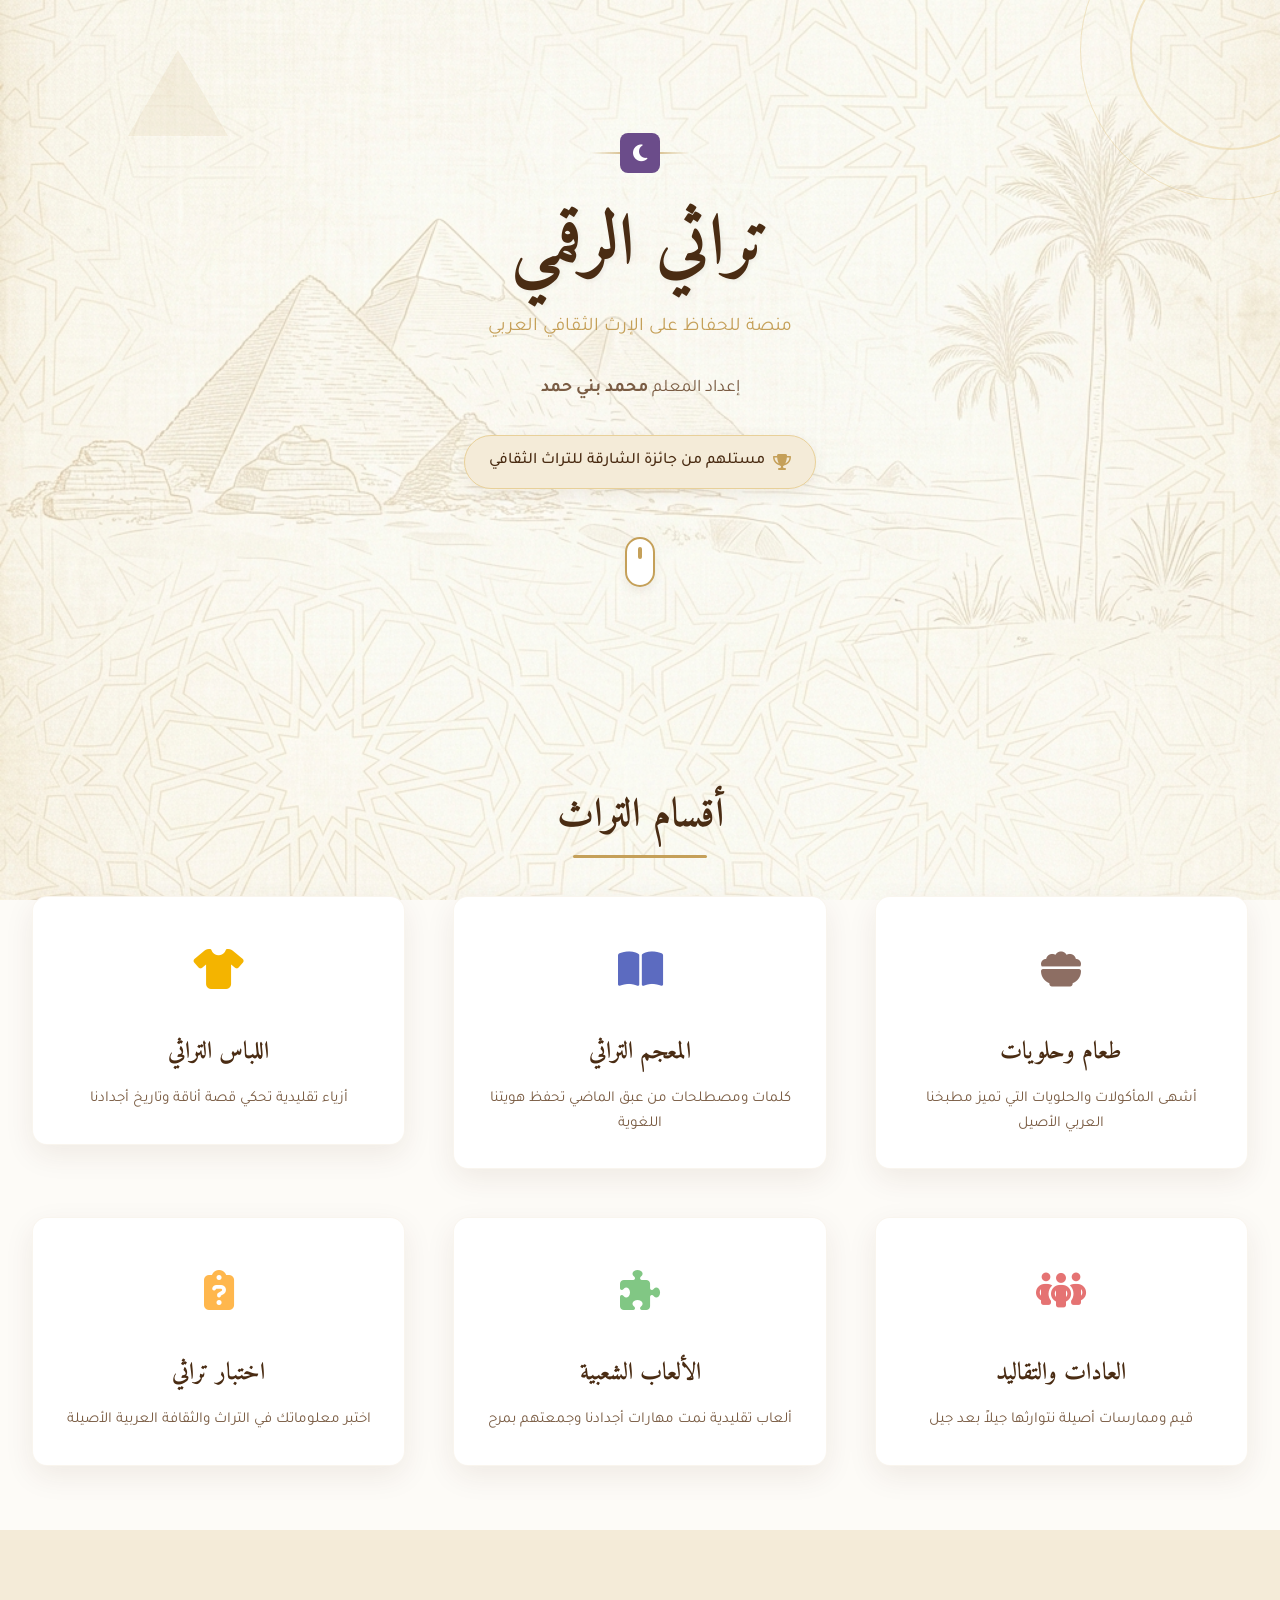
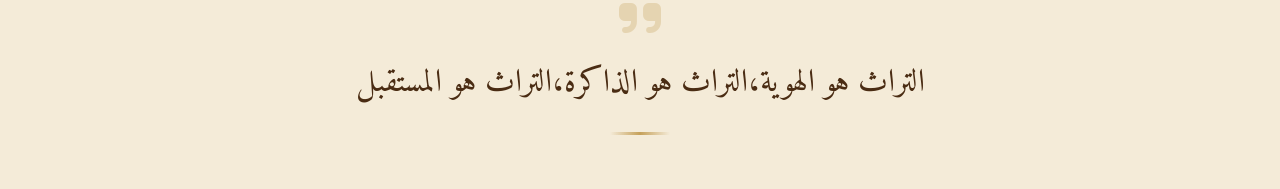
<file: index.html>
<!DOCTYPE html>
<html lang="ar" dir="rtl">

<head>
    <meta charset="UTF-8">
    <meta name="viewport" content="width=device-width, initial-scale=1.0">
    <title>تراثي الرقمي - الأصالة والمعاصرة</title>
    <!-- Google Fonts -->
    <link rel="preconnect" href="https://fonts.googleapis.com">
    <link rel="preconnect" href="https://fonts.gstatic.com" crossorigin>
    <link
        href="https://fonts.googleapis.com/css2?family=Amiri:ital,wght@0,400;0,700;1,400&family=Tajawal:wght@400;500;700&display=swap"
        rel="stylesheet">
    <!-- FontAwesome for Icons -->
    <link rel="stylesheet" href="https://cdnjs.cloudflare.com/ajax/libs/font-awesome/6.4.0/css/all.min.css">
    <link rel="stylesheet" href="style.css">
</head>

<body>
    <!-- Background Decor Elements -->
    <div class="decor-circle circle-1"></div>
    <div class="decor-circle circle-2"></div>
    <div class="decor-triangle"></div>

    <header class="hero-section">
        <div class="hero-icon">
            <i class="fa-solid fa-moon"></i>
        </div>
        <h1 class="main-title">تراثي الرقمي</h1>
        <p class="subtitle">منصة للحفاظ على الإرث الثقافي العربي</p>

        <div class="author-info">
            <p>إعداد المعلم <strong>محمد بني حمد</strong></p>
        </div>

        <div class="award-badge">
            <i class="fa-solid fa-trophy"></i>
            <span>مستلهم من جائزة الشارقة للتراث الثقافي</span>
        </div>

        <div class="scroll-indicator">
            <div class="scroll-line"></div>
        </div>
    </header>

    <main class="content-section">
        <h2 class="section-title">أقسام التراث</h2>

        <div class="categories-grid">
            <!-- Category 1 -->
            <a href="food.html" style="text-decoration: none; color: inherit;">
                <div class="category-card" data-category="food">
                    <div class="card-icon">
                        <i class="fa-solid fa-bowl-food"></i>
                    </div>
                    <h3 class="card-title">طعام وحلويات</h3>
                    <p class="card-desc">أشهى المأكولات والحلويات التي تميز مطبخنا العربي الأصيل</p>
                </div>
            </a>

            <!-- Category 2 -->
            <a href="lexicon.html" style="text-decoration: none; color: inherit;">
                <div class="category-card" data-category="lexicon">
                    <div class="card-icon">
                        <i class="fa-solid fa-book-open"></i>
                    </div>
                    <h3 class="card-title">المعجم التراثي</h3>
                    <p class="card-desc">كلمات ومصطلحات من عبق الماضي تحفظ هويتنا اللغوية</p>
                </div>
            </a>

            <!-- Category 3 -->
            <a href="clothing.html" style="text-decoration: none; color: inherit;">
                <div class="category-card" data-category="clothing">
                    <div class="card-icon">
                        <i class="fa-solid fa-shirt"></i>
                    </div>
                    <h3 class="card-title">اللباس التراثي</h3>
                    <p class="card-desc">أزياء تقليدية تحكي قصة أناقة وتاريخ أجدادنا</p>
                </div>
            </a>

            <!-- Category 4 -->
            <a href="customs.html" style="text-decoration: none; color: inherit;">
                <div class="category-card" data-category="customs">
                    <div class="card-icon">
                        <i class="fa-solid fa-people-group"></i>
                    </div>
                    <h3 class="card-title">العادات والتقاليد</h3>
                    <p class="card-desc">قيم وممارسات أصيلة نتوارثها جيلاً بعد جيل</p>
                </div>
            </a>

            <!-- Category 5 -->
            <a href="games.html" style="text-decoration: none; color: inherit;">
                <div class="category-card" data-category="games">
                    <div class="card-icon">
                        <i class="fa-solid fa-puzzle-piece"></i>
                    </div>
                    <h3 class="card-title">الألعاب الشعبية</h3>
                    <p class="card-desc">ألعاب تقليدية نمت مهارات أجدادنا وجمعتهم بمرح</p>
                </div>
            </a>

            <!-- Category 6 -->
            <a href="quiz.html" style="text-decoration: none; color: inherit;">
                <div class="category-card" data-category="quiz">
                    <div class="card-icon">
                        <i class="fa-solid fa-clipboard-question"></i>
                    </div>
                    <h3 class="card-title">اختبار تراثي</h3>
                    <p class="card-desc">اختبر معلوماتك في التراث والثقافة العربية الأصيلة</p>
                </div>
            </a>
        </div>
    </main>

    <section class="quote-section">
        <i class="fa-solid fa-quote-right quote-icon"></i>
        <blockquote class="main-quote">
            التراث هو الهوية،التراث هو الذاكرة،التراث هو المستقبل
        </blockquote>
    </section>



    <script src="script.js"></script>
</body>

</html>
</file>
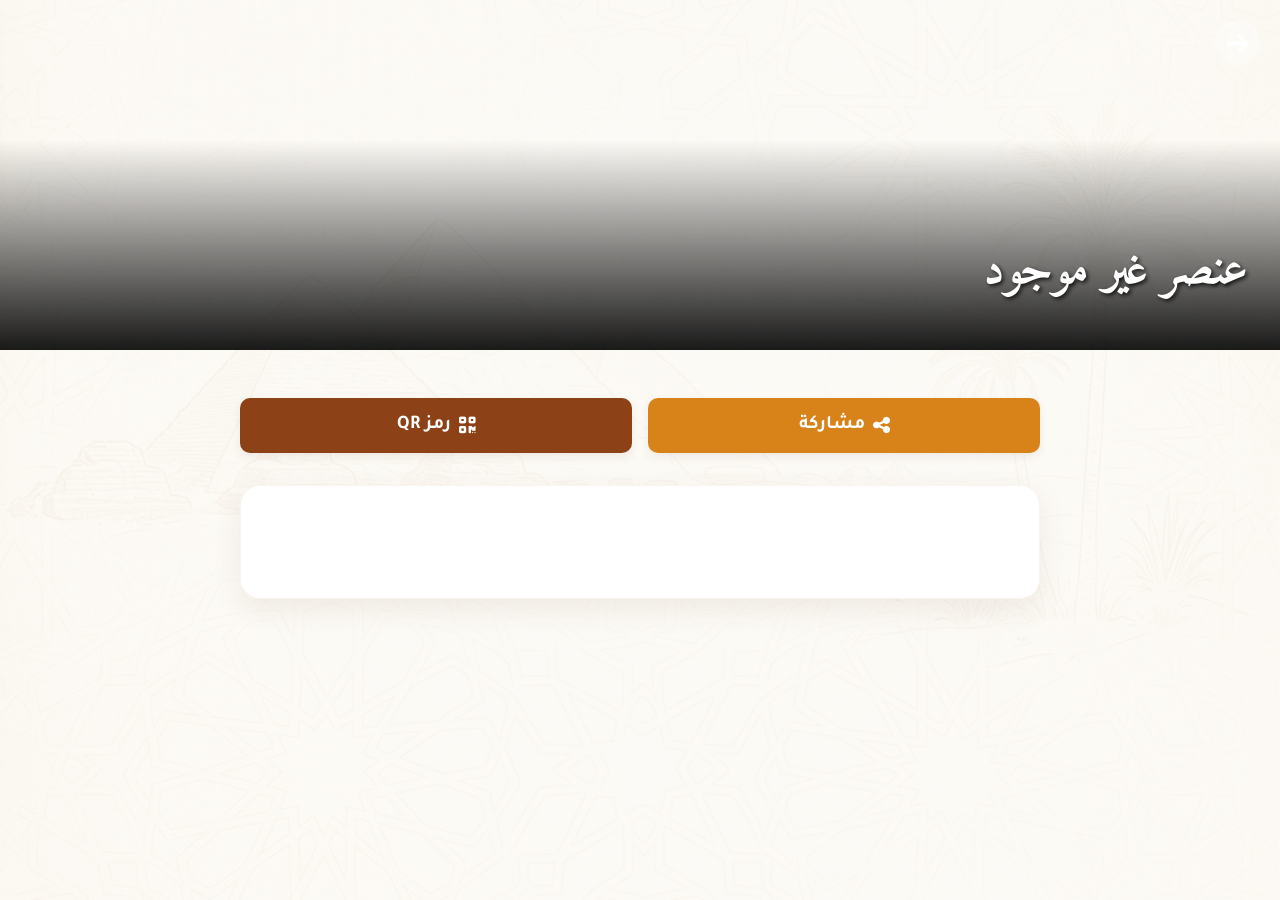
<file: item-detail.html>
<!DOCTYPE html>
<html lang="ar" dir="rtl">
<head>
    <meta charset="UTF-8">
    <meta name="viewport" content="width=device-width, initial-scale=1.0">
    <title>تفاصيل التراث - تراثي الرقمي</title>
    <!-- Google Fonts -->
    <link rel="preconnect" href="https://fonts.googleapis.com">
    <link rel="preconnect" href="https://fonts.gstatic.com" crossorigin>
    <link href="https://fonts.googleapis.com/css2?family=Amiri:ital,wght@0,400;0,700;1,400&family=Tajawal:wght@400;500;700&display=swap" rel="stylesheet">
    <!-- FontAwesome for Icons -->
    <link rel="stylesheet" href="https://cdnjs.cloudflare.com/ajax/libs/font-awesome/6.4.0/css/all.min.css">
    <link rel="stylesheet" href="style.css">
</head>
<body class="subpage">

    <!-- Header Section -->
    <header class="item-header" id="headerImage">
        <a href="index.html" class="back-btn" id="backBtn"><i class="fa-solid fa-arrow-right"></i></a>
        <div class="header-overlay"></div>
        <div class="header-content">
            <h1 class="item-main-title" id="itemTitle">جاري التحميل...</h1>
            <p class="item-main-subtitle" id="itemSubtitle"></p>
        </div>
    </header>

    <main class="content-section">
        
        <!-- Action Buttons -->
        <div class="action-buttons">
            <button class="action-btn share-btn">
                <i class="fa-solid fa-share-nodes"></i> مشاركة
            </button>
            <button class="action-btn qr-btn">
                <i class="fa-solid fa-qrcode"></i> رمز QR
            </button>
        </div>

        <!-- Details Card -->
        <div class="details-card">
            
            <!-- Section 1 (List) -->
            <div class="detail-section" id="section1Container">
                <h3 class="detail-title" id="section1Title"></h3>
                <ul class="detail-list" id="section1List"></ul>
            </div>

            <!-- Section 2 (Text) -->
            <div class="detail-section" id="section2Container">
                <h3 class="detail-title" id="section2Title"></h3>
                <p class="detail-text" id="section2Text"></p>
            </div>

            <!-- Section 3 (Text) -->
            <div class="detail-section" id="section3Container">
                <h3 class="detail-title" id="section3Title"></h3>
                <p class="detail-text" id="section3Text"></p>
            </div>

            <!-- Section 4 (Numbered List) -->
            <div class="detail-section" id="section4Container">
                <h3 class="detail-title" id="section4Title"></h3>
                <ol class="detail-list numbered" id="section4List"></ol>
            </div>

        </div>

    </main>

    <script src="data.js"></script>
    <script>
        document.addEventListener('DOMContentLoaded', () => {
            const urlParams = new URLSearchParams(window.location.search);
            const itemId = urlParams.get('id');

            if (itemId && heritageData[itemId]) {
                const data = heritageData[itemId];

                // Set Header
                document.getElementById('headerImage').style.backgroundImage = `url('${data.image}')`;
                document.getElementById('itemTitle').innerText = data.title;
                document.getElementById('itemSubtitle').innerText = data.subtitle;
                document.getElementById('backBtn').href = data.categoryUrl;
                document.title = `${data.title} - تراثي الرقمي`;

                // Set Section 1
                document.getElementById('section1Title').innerText = data.section1Title;
                const s1List = document.getElementById('section1List');
                data.section1Items.forEach(item => {
                    const li = document.createElement('li');
                    li.innerText = item;
                    s1List.appendChild(li);
                });

                // Set Section 2
                document.getElementById('section2Title').innerText = data.section2Title;
                document.getElementById('section2Text').innerText = data.section2Text;

                // Set Section 3
                document.getElementById('section3Title').innerText = data.section3Title;
                document.getElementById('section3Text').innerText = data.section3Text;

                // Set Section 4
                document.getElementById('section4Title').innerText = data.section4Title;
                const s4List = document.getElementById('section4List');
                data.section4Items.forEach(item => {
                    const li = document.createElement('li');
                    li.innerText = item;
                    s4List.appendChild(li);
                });

            } else {
                document.getElementById('itemTitle').innerText = "عنصر غير موجود";
            }
        });
    </script>
</body>
</html>
</file>
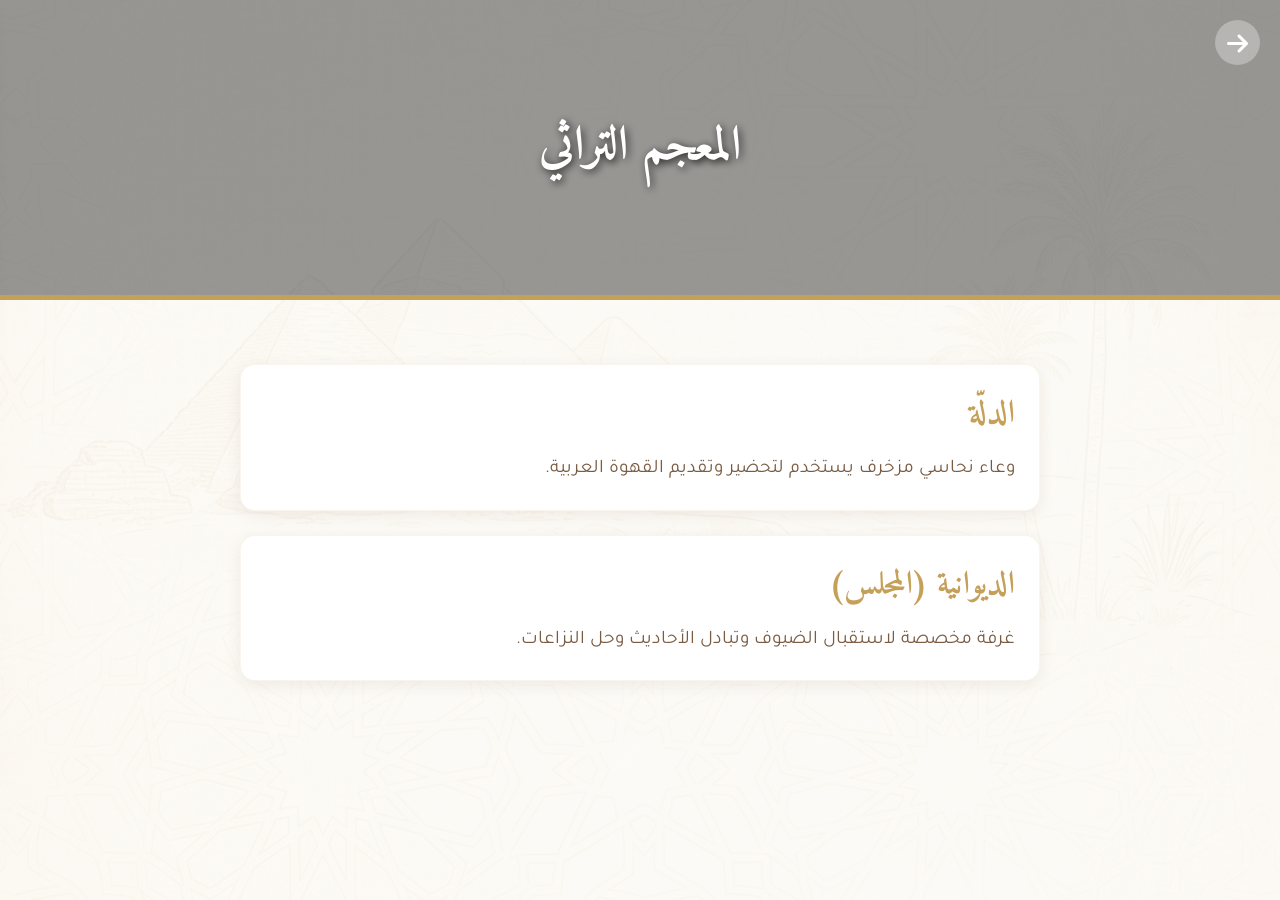
<file: lexicon.html>
<!DOCTYPE html>
<html lang="ar" dir="rtl">
<head>
    <meta charset="UTF-8">
    <meta name="viewport" content="width=device-width, initial-scale=1.0">
    <title>المعجم التراثي - تراثي الرقمي</title>
    <link href="https://fonts.googleapis.com/css2?family=Amiri:wght@400;700&family=Tajawal:wght@400;500;700&display=swap" rel="stylesheet">
    <link rel="stylesheet" href="https://cdnjs.cloudflare.com/ajax/libs/font-awesome/6.4.0/css/all.min.css">
    <link rel="stylesheet" href="style.css">
    <style>
        .category-header { background-image: linear-gradient(rgba(0, 0, 0, 0.4), rgba(0, 0, 0, 0.4)), url('https://upload.wikimedia.org/wikipedia/commons/thumb/5/52/Old_Arabic_manuscript.jpg/1200px-Old_Arabic_manuscript.jpg'); }
    </style>
</head>
<body class="subpage">
    <header class="category-header">
        <a href="index.html" class="back-btn"><i class="fa-solid fa-arrow-right"></i></a>
        <h1 class="category-title">المعجم التراثي</h1>
    </header>
    <main class="content-section">
        <div class="item-list">
            <a href="item-detail.html?id=dallah" style="text-decoration: none; color: inherit;">
                <div class="item-card">
                    <div class="item-content" style="width: 100%; text-align: right;">
                        <h3 class="item-title" style="color: var(--accent-gold); font-size: 2rem;">الدلّة</h3>
                        <p class="item-desc" style="font-size: 1.2rem; margin-top: 10px;">وعاء نحاسي مزخرف يستخدم لتحضير وتقديم القهوة العربية.</p>
                    </div>
                </div>
            </a>
            <div class="item-card">
                <div class="item-content" style="width: 100%; text-align: right;">
                    <h3 class="item-title" style="color: var(--accent-gold); font-size: 2rem;">الديوانية (المجلس)</h3>
                    <p class="item-desc" style="font-size: 1.2rem; margin-top: 10px;">غرفة مخصصة لاستقبال الضيوف وتبادل الأحاديث وحل النزاعات.</p>
                </div>
            </div>
        </div>
    </main>
</body>
</html>
</file>
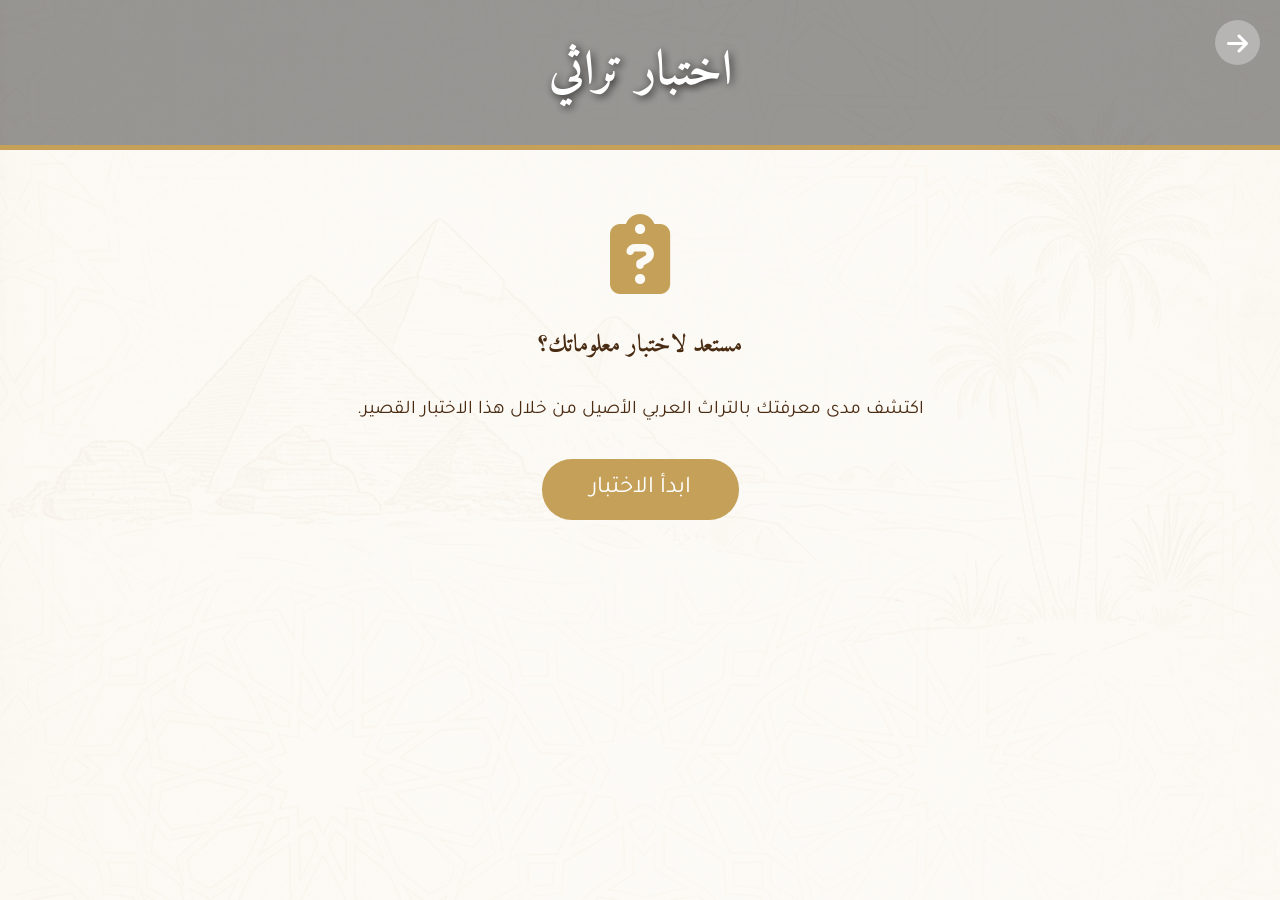
<file: quiz.html>
<!DOCTYPE html>
<html lang="ar" dir="rtl">
<head>
    <meta charset="UTF-8">
    <meta name="viewport" content="width=device-width, initial-scale=1.0">
    <title>اختبار تراثي - تراثي الرقمي</title>
    <link href="https://fonts.googleapis.com/css2?family=Amiri:wght@400;700&family=Tajawal:wght@400;500;700&display=swap" rel="stylesheet">
    <link rel="stylesheet" href="https://cdnjs.cloudflare.com/ajax/libs/font-awesome/6.4.0/css/all.min.css">
    <link rel="stylesheet" href="style.css">
</head>
<body class="subpage">
    <header class="category-header" style="height: 150px;">
        <a href="index.html" class="back-btn"><i class="fa-solid fa-arrow-right"></i></a>
        <h1 class="category-title">اختبار تراثي</h1>
    </header>
    <main class="content-section" style="text-align: center;">
        <i class="fa-solid fa-clipboard-question" style="font-size: 5rem; color: var(--accent-gold); margin-bottom: 2rem;"></i>
        <h2>مستعد لاختبار معلوماتك؟</h2>
        <p style="margin: 2rem 0; font-size: 1.2rem;">اكتشف مدى معرفتك بالتراث العربي الأصيل من خلال هذا الاختبار القصير.</p>
        <button style="background-color: var(--accent-gold); color: white; border: none; padding: 1rem 3rem; font-size: 1.5rem; border-radius: 30px; cursor: pointer; font-family: var(--font-body);">ابدأ الاختبار</button>
    </main>
</body>
</html>
</file>
<file: style.css>
/* CSS Variables for Heritage Theme */
:root {
    --bg-primary: #fdfbf7;
    --bg-secondary: #f4ebd8;
    --text-main: #4a2c13;
    --text-light: #7a5c43;
    --accent-gold: #c5a059;
    --accent-gold-light: #e8d099;
    --accent-purple: #6b4c8a;
    --footer-bg: #5c3a21;
    --card-bg: #ffffff;
    --shadow-light: rgba(74, 44, 19, 0.08);
    --shadow-hover: rgba(197, 160, 89, 0.3);

    --font-heading: 'Amiri', serif;
    --font-body: 'Tajawal', sans-serif;
}

/* Global Reset & Base Styles */
* {
    margin: 0;
    padding: 0;
    box-sizing: border-box;
}

body {
    font-family: var(--font-body);
    background-color: var(--bg-primary);
    color: var(--text-main);
    line-height: 1.6;
    overflow-x: hidden;
    position: relative;
}

body::before {
    content: '';
    position: fixed;
    top: 0;
    left: 0;
    width: 100%;
    height: 100%;
    background-image: url('pyramids_bg.png');
    background-size: cover;
    background-position: center;
    background-repeat: no-repeat;
    opacity: 1;
    /* Full opacity */
    z-index: -2;
    /* Keep it behind everything */
}

/* Decorative Background Elements */
.decor-circle {
    position: absolute;
    border-radius: 50%;
    border: 1px solid var(--accent-gold-light);
    opacity: 0.5;
    z-index: -1;
}

.circle-1 {
    width: 300px;
    height: 300px;
    top: -100px;
    right: -100px;
}

.circle-2 {
    width: 200px;
    height: 200px;
    top: -50px;
    right: -50px;
    border-width: 2px;
}

.decor-triangle {
    position: absolute;
    top: 50px;
    left: 10%;
    width: 0;
    height: 0;
    border-left: 50px solid transparent;
    border-right: 50px solid transparent;
    border-bottom: 86.6px solid rgba(197, 160, 89, 0.1);
    z-index: -1;
}

/* Typography */
h1,
h2,
h3 {
    font-family: var(--font-heading);
    color: var(--text-main);
}

/* Hero Section */
.hero-section {
    min-height: 80vh;
    display: flex;
    flex-direction: column;
    align-items: center;
    justify-content: center;
    text-align: center;
    padding: 2rem;
    position: relative;
}

.hero-icon {
    width: 40px;
    height: 40px;
    background-color: var(--accent-purple);
    color: white;
    border-radius: 8px;
    display: flex;
    align-items: center;
    justify-content: center;
    font-size: 1.2rem;
    margin-bottom: 1rem;
    position: relative;
}

.hero-icon::before {
    content: '';
    position: absolute;
    width: 100px;
    height: 2px;
    background: linear-gradient(90deg, transparent, var(--accent-gold), transparent);
    z-index: -1;
}

.main-title {
    font-size: 3.5rem;
    margin-bottom: 0.5rem;
    text-shadow: 2px 2px 4px rgba(0, 0, 0, 0.05);
}

.subtitle {
    font-size: 1.2rem;
    color: var(--accent-gold);
    margin-bottom: 2rem;
}

.author-info {
    font-size: 1.1rem;
    margin-bottom: 2rem;
    color: var(--text-light);
}

.award-badge {
    background-color: var(--bg-secondary);
    padding: 0.8rem 1.5rem;
    border-radius: 30px;
    border: 1px solid var(--accent-gold-light);
    color: var(--text-main);
    font-weight: 500;
    display: flex;
    align-items: center;
    gap: 0.5rem;
    box-shadow: 0 4px 15px var(--shadow-light);
}

.award-badge i {
    color: var(--accent-gold);
}

.scroll-indicator {
    position: relative;
    margin-top: 3rem;
    width: 30px;
    height: 50px;
    background-color: var(--card-bg);
    border: 2px solid var(--accent-gold);
    border-radius: 20px;
    display: flex;
    justify-content: center;
    align-items: flex-start;
    padding-top: 8px;
    cursor: pointer;
    box-shadow: 0 4px 10px var(--shadow-light);
}

.scroll-line {
    width: 4px;
    height: 12px;
    background-color: var(--accent-gold);
    border-radius: 2px;
    animation: scroll-anim 2s infinite;
}

@keyframes scroll-anim {
    0% {
        transform: translateY(0);
        opacity: 1;
    }

    50% {
        transform: translateY(15px);
        opacity: 0;
    }

    51% {
        transform: translateY(-10px);
        opacity: 0;
    }

    100% {
        transform: translateY(0);
        opacity: 1;
    }
}

/* Content Section & Categories */
.content-section {
    padding: 4rem 2rem;
    max-width: 1200px;
    margin: 0 auto;
}

.section-title {
    text-align: center;
    font-size: 2.5rem;
    margin-bottom: 3rem;
    position: relative;
    display: block;
    width: fit-content;
    margin-left: auto;
    margin-right: auto;
    color: var(--text-main);
}

.section-title::after {
    content: '';
    position: absolute;
    bottom: -10px;
    left: 10%;
    width: 80%;
    height: 3px;
    background-color: var(--accent-gold);
    border-radius: 2px;
}

.categories-grid {
    display: grid;
    grid-template-columns: repeat(auto-fit, minmax(300px, 1fr));
    gap: 2rem;
}

.category-card {
    background-color: var(--card-bg);
    border-radius: 15px;
    padding: 2rem;
    text-align: center;
    box-shadow: 0 10px 30px var(--shadow-light);
    transition: all 0.3s ease;
    border: 1px solid rgba(197, 160, 89, 0.1);
    cursor: pointer;
    position: relative;
    overflow: hidden;
}

.category-card::before {
    content: '';
    position: absolute;
    top: 0;
    left: 0;
    width: 100%;
    height: 4px;
    background: linear-gradient(90deg, transparent, var(--accent-gold), transparent);
    transform: scaleX(0);
    transition: transform 0.3s ease;
}

.category-card:hover {
    transform: translateY(-10px);
    box-shadow: 0 15px 40px var(--shadow-hover);
}

.category-card:hover::before {
    transform: scaleX(1);
}

.card-icon {
    font-size: 2.5rem;
    color: var(--accent-gold);
    margin-bottom: 1.5rem;
    height: 80px;
    display: flex;
    align-items: center;
    justify-content: center;
}

/* Custom Icon Colors based on image */
.category-card[data-category="food"] .card-icon {
    color: #8d6e63;
}

.category-card[data-category="lexicon"] .card-icon {
    color: #5c6bc0;
}

.category-card[data-category="clothing"] .card-icon {
    color: #f4b400;
}

.category-card[data-category="customs"] .card-icon {
    color: #e57373;
}

.category-card[data-category="games"] .card-icon {
    color: #81c784;
}

.category-card[data-category="quiz"] .card-icon {
    color: #ffb74d;
}

.card-title {
    font-size: 1.5rem;
    margin-bottom: 1rem;
}

.card-desc {
    color: var(--text-light);
    font-size: 0.95rem;
}

/* Quote Section */
.quote-section {
    background-color: var(--bg-secondary);
    padding: 4rem 2rem;
    text-align: center;
    position: relative;
}

.quote-icon {
    font-size: 3rem;
    color: var(--accent-gold);
    opacity: 0.3;
    margin-bottom: 1rem;
}

.main-quote {
    font-family: var(--font-heading);
    font-size: 2rem;
    color: var(--text-main);
    max-width: 800px;
    margin: 0 auto;
    position: relative;
    padding-bottom: 1rem;
}

.main-quote::after {
    content: '';
    position: absolute;
    bottom: -10px;
    left: 50%;
    transform: translateX(-50%);
    width: 60px;
    height: 3px;
    background: linear-gradient(90deg, transparent, var(--accent-gold), transparent);
}

/* Footer */
.main-footer {
    background-color: var(--footer-bg);
    color: white;
    text-align: center;
    padding: 3rem 2rem;
}

.copyright {
    font-size: 1.2rem;
    margin-bottom: 0.5rem;
}

.footer-tagline {
    color: var(--accent-gold-light);
    margin-bottom: 1.5rem;
}

.credits {
    font-size: 0.9rem;
    color: #cccccc;
}

.heart-icon {
    color: #ff6b6b;
    margin: 0 0.2rem;
}

/* Responsive Design */
/* Large Screens */
@media (min-width: 1200px) {
    .content-section {
        max-width: 1400px;
    }

    .categories-grid {
        grid-template-columns: repeat(3, 1fr);
        gap: 3rem;
    }

    .main-title {
        font-size: 4.5rem;
    }
}

/* Tablets and Medium Screens */
@media (max-width: 992px) {
    .categories-grid {
        grid-template-columns: repeat(2, 1fr);
    }

    .main-title {
        font-size: 3rem;
    }
}

/* Mobile Screens */
@media (max-width: 768px) {
    .hero-section {
        min-height: 60vh;
        padding: 1.5rem;
    }

    .main-title {
        font-size: 2.2rem;
    }

    .subtitle {
        font-size: 1rem;
    }

    .award-badge {
        font-size: 0.85rem;
        padding: 0.6rem 1rem;
        flex-direction: column;
        text-align: center;
    }

    .section-title {
        font-size: 1.8rem;
        margin-bottom: 2rem;
    }

    .categories-grid {
        grid-template-columns: 1fr;
        gap: 1.5rem;
    }

    .category-card {
        padding: 1.5rem;
    }

    .card-icon {
        font-size: 2rem;
        height: 60px;
        margin-bottom: 1rem;
    }

    .main-quote {
        font-size: 1.3rem;
        line-height: 1.8;
    }

    .quote-section {
        padding: 3rem 1.5rem;
    }
}

/* =========================================
   Subpage Styles (e.g. Food, Clothing)
========================================= */

body.subpage::before {
    /* Slightly less opacity for subpages to make cards pop more */
    opacity: 0.2;
}

.category-header {
    height: 300px;
    background-image: linear-gradient(rgba(0, 0, 0, 0.4), rgba(0, 0, 0, 0.4)), url('https://upload.wikimedia.org/wikipedia/commons/thumb/6/6c/Arabic_sweets.jpg/1200px-Arabic_sweets.jpg');
    background-size: cover;
    background-position: center;
    position: relative;
    display: flex;
    justify-content: center;
    align-items: center;
    border-bottom: 5px solid var(--accent-gold);
}

.category-title {
    color: #ffffff;
    font-size: 3rem;
    text-shadow: 2px 2px 8px rgba(0,0,0,0.8);
    font-family: var(--font-heading);
}

.back-btn {
    position: absolute;
    top: 20px;
    right: 20px;
    width: 45px;
    height: 45px;
    background-color: rgba(255, 255, 255, 0.3);
    backdrop-filter: blur(5px);
    color: white;
    border-radius: 50%;
    display: flex;
    justify-content: center;
    align-items: center;
    text-decoration: none;
    font-size: 1.5rem;
    transition: all 0.3s ease;
}

.back-btn:hover {
    background-color: var(--accent-gold);
}

.item-list {
    display: flex;
    flex-direction: column;
    gap: 1.5rem;
    max-width: 800px;
    margin: 0 auto;
}

.item-card {
    display: flex;
    background-color: var(--card-bg);
    border-radius: 15px;
    overflow: hidden;
    box-shadow: 0 4px 15px var(--shadow-light);
    border: 1px solid rgba(197, 160, 89, 0.1);
    transition: transform 0.3s ease;
}

.item-card:hover {
    transform: translateX(-5px);
    box-shadow: 0 8px 25px var(--shadow-hover);
}

.item-img {
    width: 150px;
    height: 150px;
    object-fit: cover;
}

.item-content {
    padding: 1.5rem;
    display: flex;
    flex-direction: column;
    justify-content: center;
}

.item-title {
    font-size: 1.5rem;
    margin-bottom: 0.3rem;
    color: var(--text-main);
}

.item-country {
    color: var(--accent-gold);
    font-size: 1.1rem;
    margin-bottom: 0.5rem;
    font-weight: 500;
}

.item-desc {
    color: var(--text-light);
    font-size: 1rem;
}

/* Responsive for Item Cards */
@media (max-width: 500px) {
    .item-card {
        flex-direction: column;
    }
    .item-img {
        width: 100%;
        height: 200px;
    }
    .category-title {
        font-size: 2.2rem;
    }
}

/* =========================================
   Item Detail Page Styles
========================================= */

.item-header {
    height: 350px;
    background-size: cover;
    background-position: center;
    position: relative;
    display: flex;
    flex-direction: column;
    justify-content: flex-end;
    padding: 2rem;
}

.header-overlay {
    position: absolute;
    bottom: 0;
    left: 0;
    width: 100%;
    height: 60%;
    background: linear-gradient(to top, rgba(0,0,0,0.9), transparent);
}

.header-content {
    position: relative;
    z-index: 1;
    text-align: right;
}

.item-main-title {
    color: #ffffff;
    font-size: 3rem;
    font-family: var(--font-heading);
    margin-bottom: 0.5rem;
    text-shadow: 2px 2px 4px rgba(0,0,0,0.8);
}

.item-main-subtitle {
    color: var(--accent-gold);
    font-size: 1.5rem;
    font-weight: bold;
    text-shadow: 1px 1px 3px rgba(0,0,0,0.8);
}

.action-buttons {
    display: flex;
    gap: 1rem;
    margin-bottom: 2rem;
    max-width: 800px;
    margin-left: auto;
    margin-right: auto;
    margin-top: -1rem; /* Pull up slightly */
    position: relative;
    z-index: 2;
}

.action-btn {
    flex: 1;
    padding: 1rem;
    border: none;
    border-radius: 10px;
    font-family: var(--font-body);
    font-size: 1.2rem;
    font-weight: bold;
    cursor: pointer;
    display: flex;
    align-items: center;
    justify-content: center;
    gap: 0.5rem;
    color: white;
    transition: transform 0.2s;
    box-shadow: 0 4px 10px var(--shadow-light);
}

.action-btn:active {
    transform: scale(0.98);
}

.share-btn {
    background-color: #d8821a; /* Orange hue */
}

.qr-btn {
    background-color: #8c4216; /* Dark brown */
}

.details-card {
    background-color: var(--card-bg);
    border-radius: 20px;
    padding: 2.5rem;
    max-width: 800px;
    margin: 0 auto 3rem auto;
    box-shadow: 0 10px 30px var(--shadow-light);
    border: 1px solid rgba(197, 160, 89, 0.1);
}

.detail-section {
    margin-bottom: 2rem;
}

.detail-section:last-child {
    margin-bottom: 0;
}

.detail-title {
    color: #8c4216;
    font-family: var(--font-body);
    font-size: 1.5rem;
    margin-bottom: 1rem;
}

.detail-list {
    list-style-type: disc;
    padding-right: 1.5rem; /* RTL padding */
    color: #333;
    font-size: 1.1rem;
    line-height: 1.8;
}

.detail-list.numbered {
    list-style-type: decimal;
}

.detail-text {
    color: #333;
    font-size: 1.1rem;
    line-height: 1.8;
}
</file>
